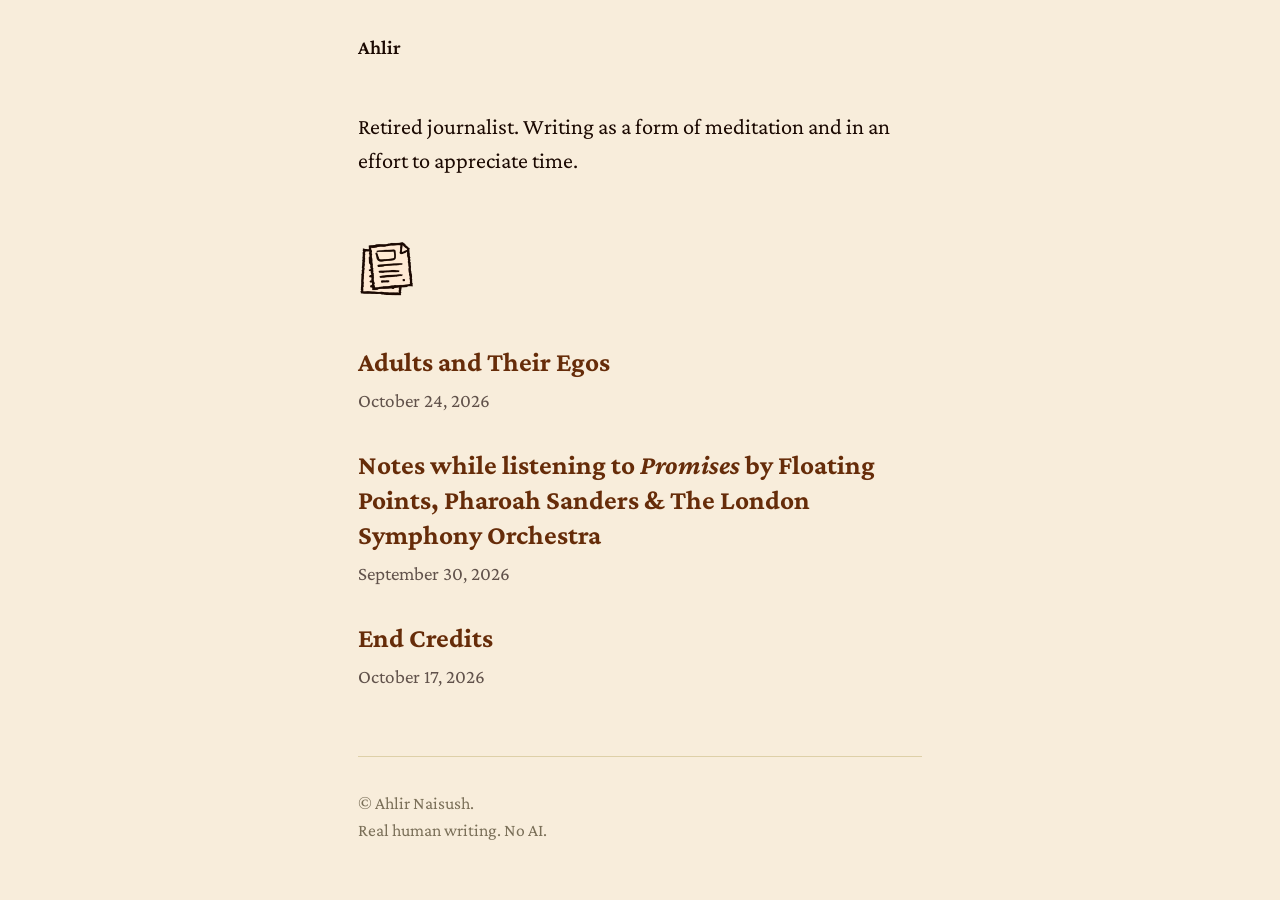
<file: index.html>
<!DOCTYPE html>
<html lang="en">
<head>
<meta charset="UTF-8">
<meta name="viewport" content="width=device-width, initial-scale=1.0">
<meta name="theme-color" content="#F8EDDB">	
<title>Ahlir's Scattered Pages</title>
<meta name="description" content="Retired journalist. Writing as a form of meditation and in an effort to appreciate time.">

<link rel="preconnect" href="https://fonts.googleapis.com">
<link rel="preconnect" href="https://fonts.gstatic.com" crossorigin>
<link href="https://fonts.googleapis.com/css2?family=Crimson+Pro:ital,wght@0,200..900;1,200..900&display=swap" rel="stylesheet">
<link rel="stylesheet" href="blog/style.css">

    <!-- Favicon -->
	<link rel="icon" type="image/png" sizes="32x32" href="assets/favicon-32x32.png">
	<link rel="icon" type="image/png" sizes="16x16" href="assets/favicon-16x16.png">

	<!-- Apple -->
	<link rel="apple-touch-icon" sizes="180x180" href="assets/apple-touch-icon.png">

	<!-- Android -->
	<link rel="icon" type="image/png" sizes="192x192" href="assets/icon-192.png">
	
	<meta name="format-detection" content="telephone=no">
	
</head>
<body>

<header class="site-header">
  <div class="wrap">
    <a href="index.html" class="brand">Ahlir</a>
   <!-- <nav class="site-nav">
      <a href="#" target="_blank" rel="noopener">Shuffle</a>
    </nav> -->
  </div>
</header>

<main class="wrap">

  <section class="intro">
    <p>Retired journalist. Writing as a form of meditation and in an effort to appreciate time.</p>
  </section>

    <!-- Blogggg Posts -->
	<!-- Blogggg Posts -->
	<!-- Blogggg Posts -->
	
	<img src="assets/scattered.png" style="max-width: 56px; height: auto;" alt="Scattered Pages Logo">

	<article class="post-entry">
      <h2><a href="blog/adults-and-their-egos.html">Adults and Their Egos</a></h2>
      <p class="post-meta"><time datetime="2026-10-24">October 24, 2026</time></p>
    </article>

	<article class="post-entry">
      <h2><a href="blog/notes-promises.html">Notes while listening to <i>Promises</i> by Floating Points, Pharoah Sanders & The London Symphony Orchestra</a></h2>
      <p class="post-meta"><time datetime="2026-09-30">September 30, 2026</time></p>
    </article>
	
	 <article class="post-entry">
      <h2><a href="blog/end-credits.html">End Credits</a></h2>
      <p class="post-meta"><time datetime="2026-09-21">October 17, 2026</time></p>
    </article>
	
    <!-- End Blogggg List -->
	<!-- End Blogggg List -->
	

  </section>

</main>

<footer class="site-footer">
  <div class="wrap">
    <p>&copy; Ahlir Naisush.<br>Real human writing. No AI.</p>
  </div>
</footer>

</body>
</html>
</file>
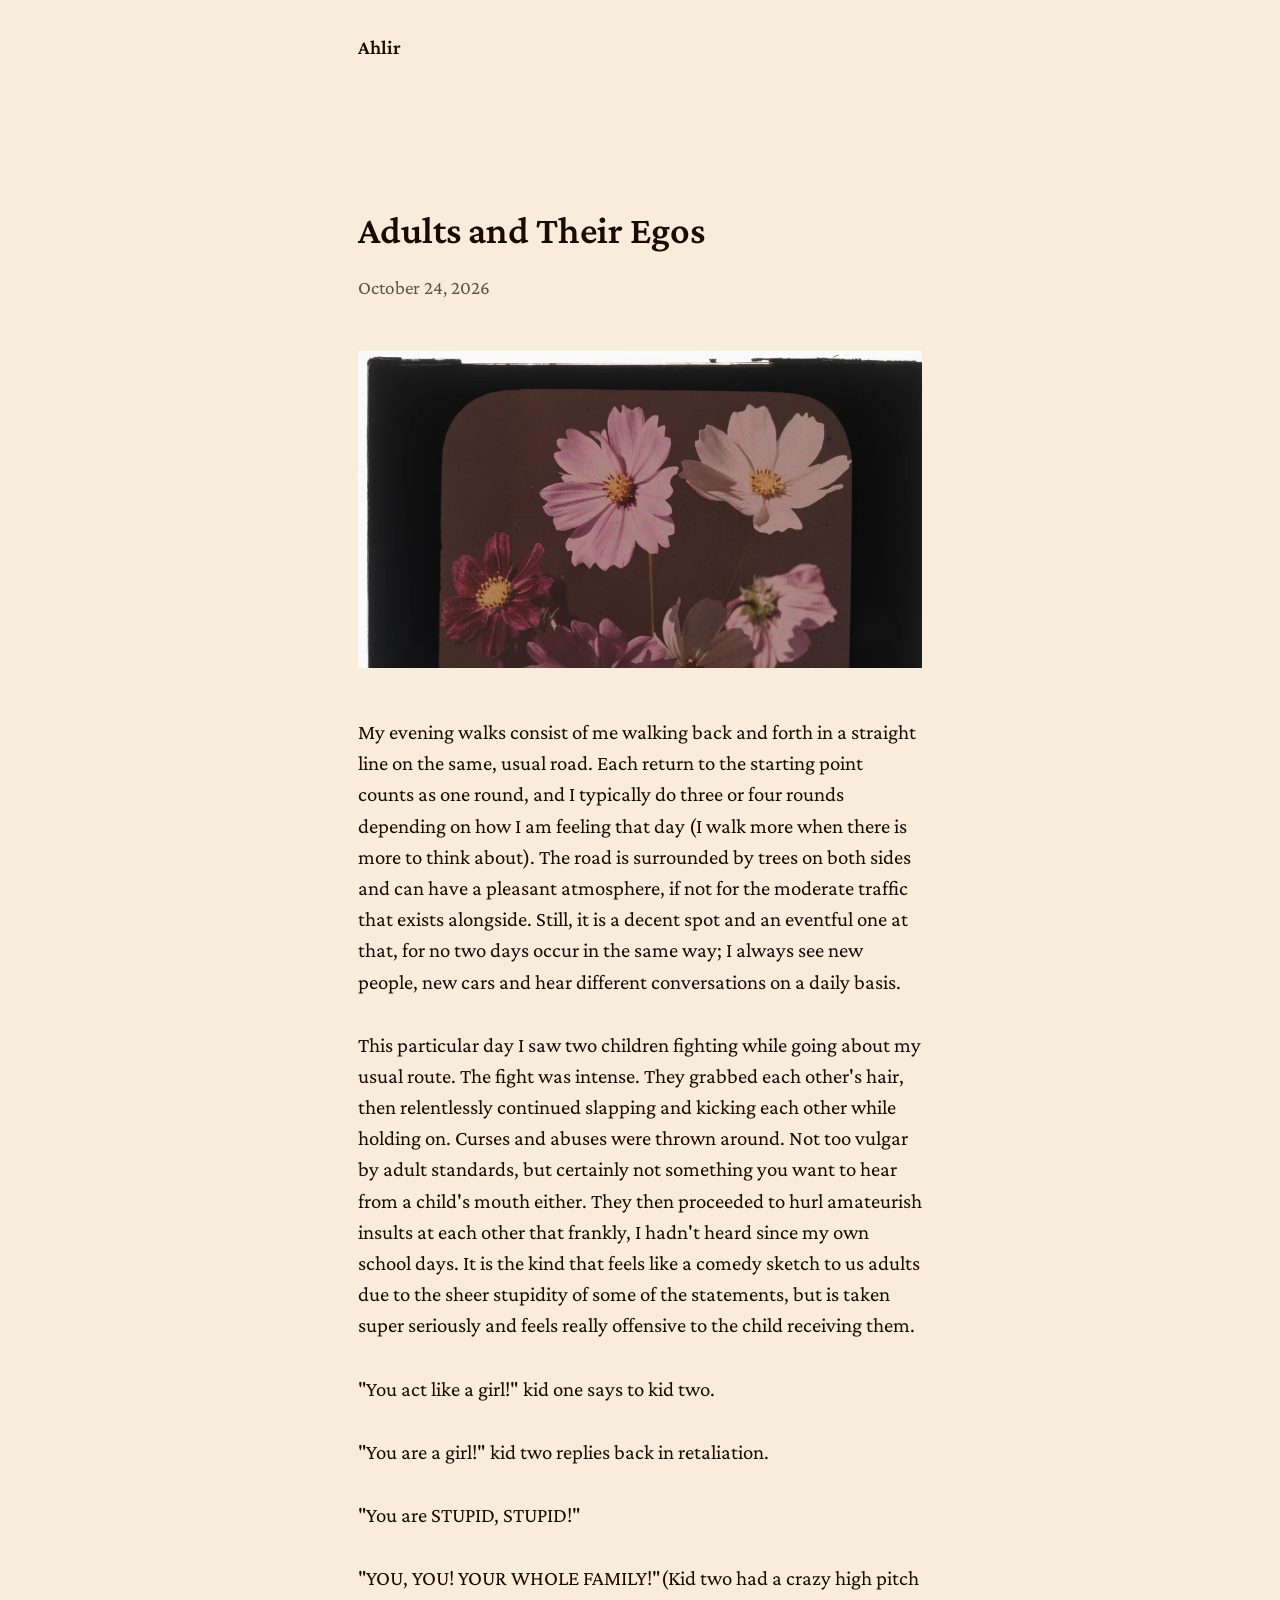
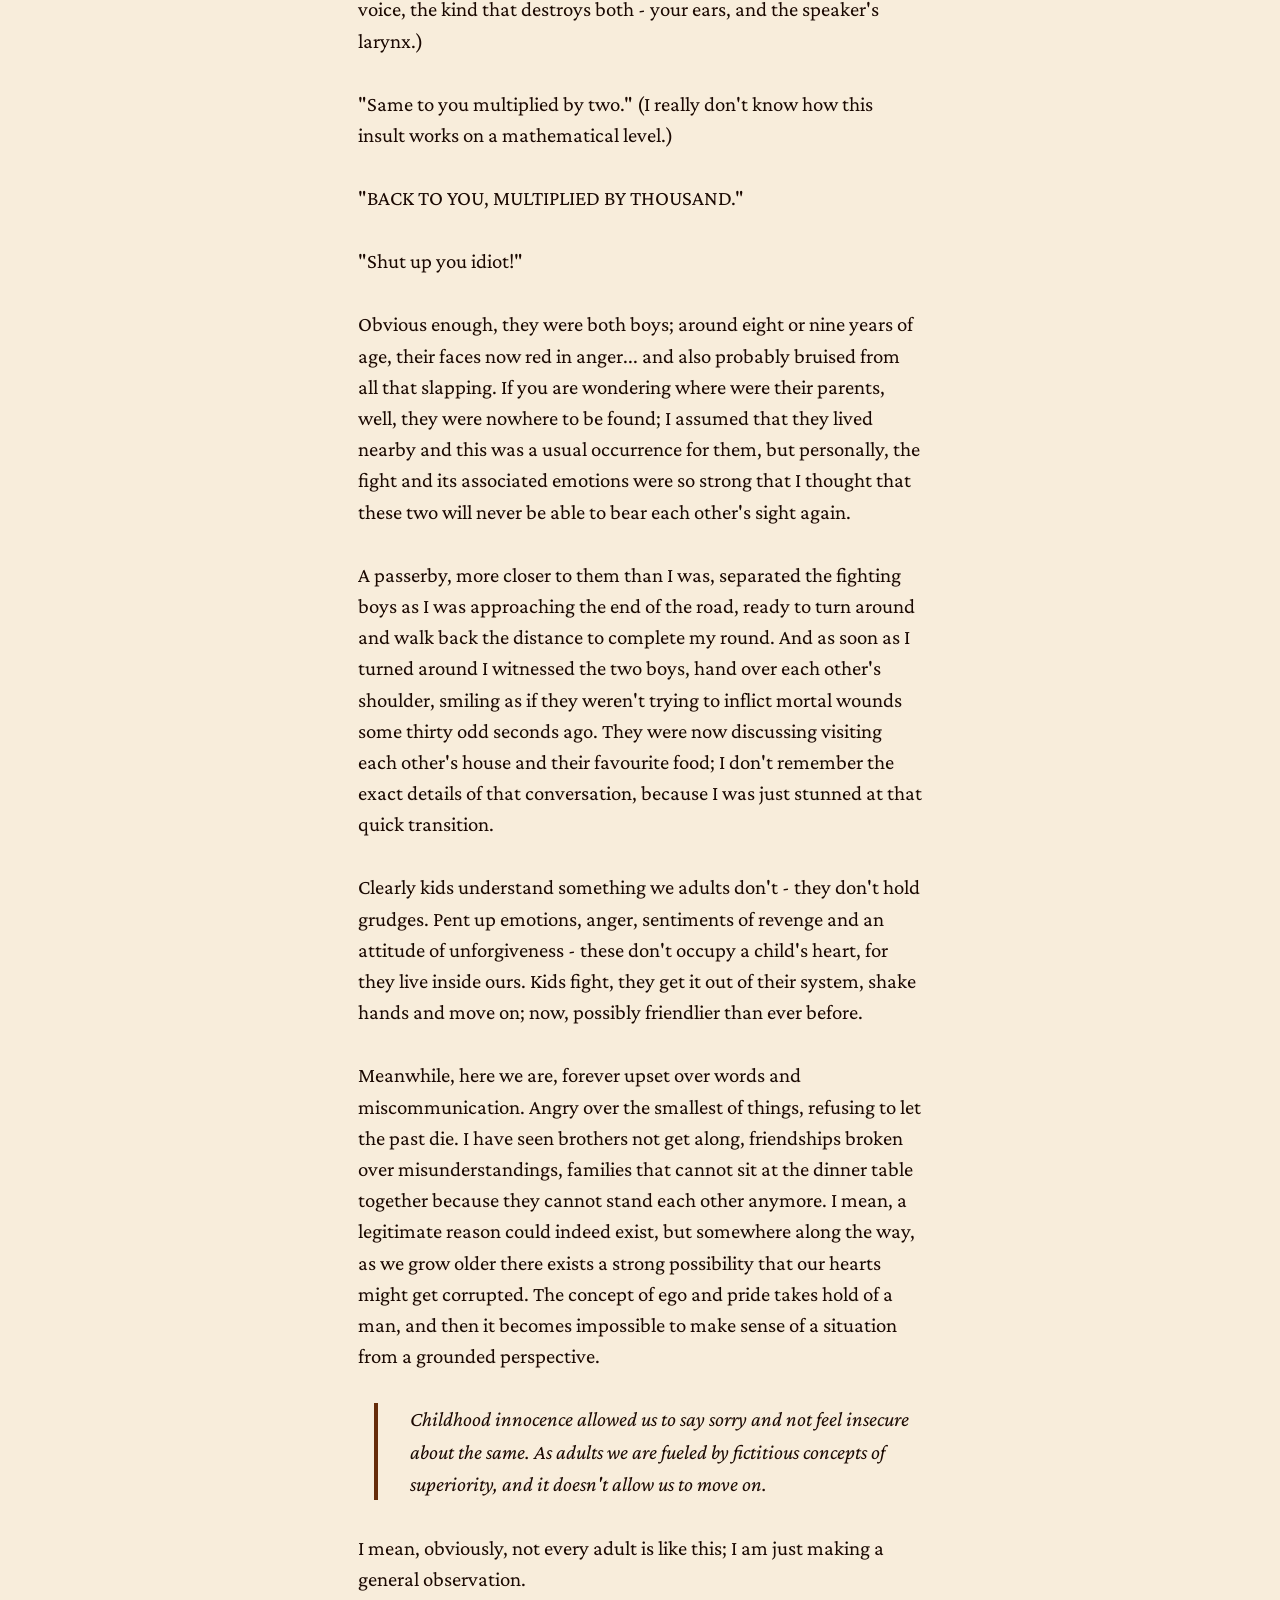
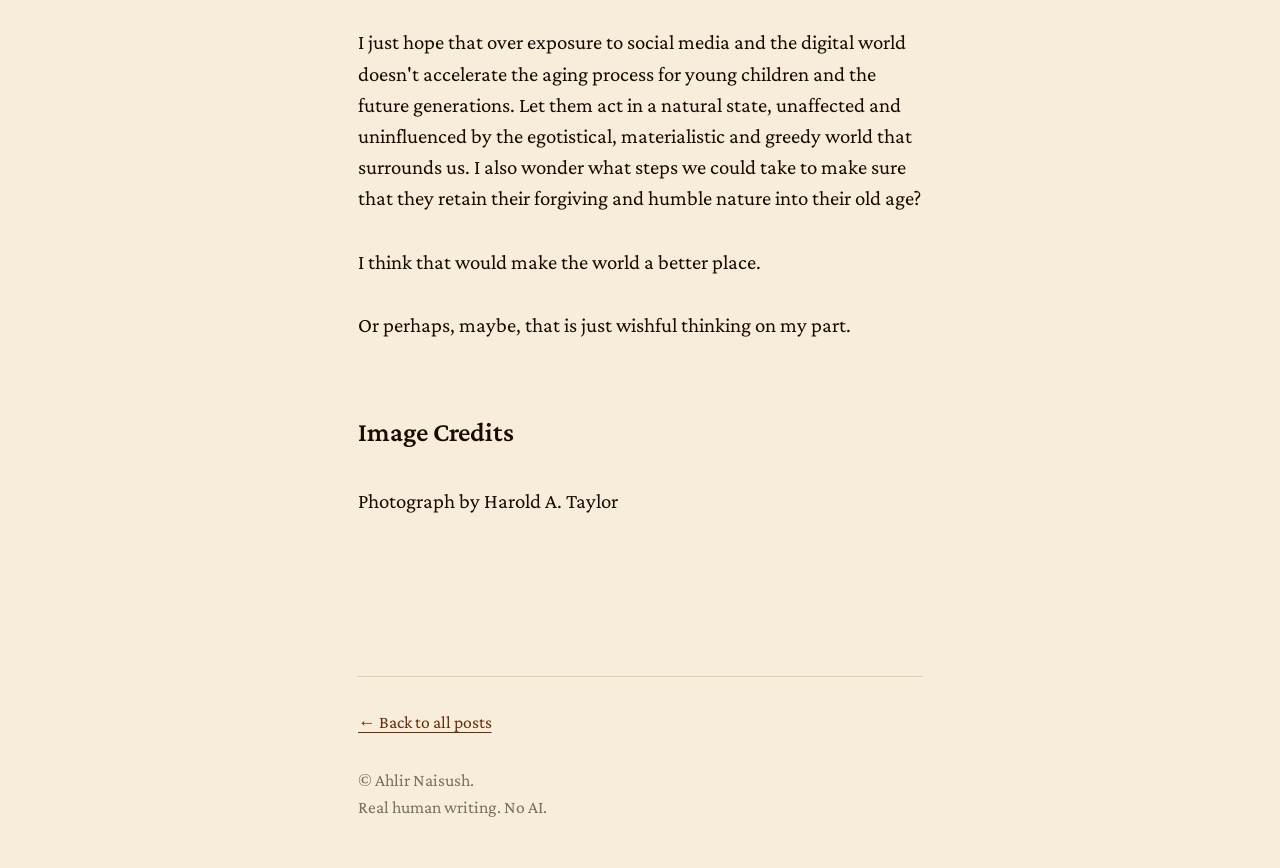
<file: blog/adults-and-their-egos.html>
<!DOCTYPE html>
<html lang="en">
<head>
<meta charset="UTF-8">
<meta name="viewport" content="width=device-width, initial-scale=1.0">
<meta name="theme-color" content="#F8EDDB">	

<title>Adults and Their Egos - Ahlir</title>
<meta name="description" content="I saw two kids fighting and observed something valuable in the aftermath.">

<link rel="preconnect" href="https://fonts.googleapis.com">
<link rel="preconnect" href="https://fonts.gstatic.com" crossorigin>
<link href="https://fonts.googleapis.com/css2?family=Crimson+Pro:ital,wght@0,200..900;1,200..900&display=swap" rel="stylesheet">
<link rel="stylesheet" href="style.css">

    <!-- Favicon -->
	<link rel="icon" type="image/png" sizes="32x32" href="../assets/favicon-32x32.png">
	<link rel="icon" type="image/png" sizes="16x16" href="../assets/favicon-16x16.png">

	<!-- Apple -->
	<link rel="apple-touch-icon" sizes="180x180" href="../assets/apple-touch-icon.png">

	<!-- Android -->
	<link rel="icon" type="image/png" sizes="192x192" href="../assets/icon-192.png">
	
</head>
<body>

<header class="site-header">
  <div class="wrap">
    <a href="../index.html" class="brand">Ahlir</a>
  </div>
</header>

<main class="wrap">
  <article class="post">

    <header class="post-header">
      <h1>Adults and Their Egos</h1>
      <p class="post-meta"><time datetime="2026-10-24">October 24, 2026</time></p>
    </header>
	
	<img src="images/egos.jpg" alt="Photograph by Harold A. Taylor ">

    <p>My evening walks consist of me walking back and forth in a straight line on the same, usual road. Each return to the starting point counts as one round, and I typically do three or four rounds depending on how I am feeling that day (I walk more when there is more to think about). The road is surrounded by trees on both sides and can have a pleasant atmosphere, if not for the moderate traffic that exists alongside. Still, it is a decent spot and an eventful one at that, for no two days occur in the same way; I always see new people, new cars and hear different conversations on a daily basis. </p>
	
    <p>This particular day I saw two children fighting while going about my usual route. The fight was intense. They grabbed each other's hair, then relentlessly continued slapping and kicking each other while holding on. Curses and abuses were thrown around. Not too vulgar by adult standards, but certainly not something you want to hear from a child's mouth either. They then proceeded to hurl amateurish insults at each other that frankly, I hadn't heard since my own school days. It is the kind that feels like a comedy sketch to us adults due to the sheer stupidity of some of the statements, but is taken super seriously and feels really offensive to the child receiving them. </p>
	
	<p>"You act like a girl!" kid one says to kid two.</p>
	
	<p>"You are a girl!" kid two replies back in retaliation.</p>
	
	<p>"You are STUPID, STUPID!"</p>
	
	<p>"YOU, YOU! YOUR WHOLE FAMILY!"(Kid two had a crazy high pitch voice, the kind that destroys both - your ears, and the speaker's larynx.)</p>
	
	<p>"Same to you multiplied by two." (I really don't know how this insult works on a mathematical level.)</p>
	
	<p>"BACK TO YOU, MULTIPLIED BY THOUSAND."</p>
	
	<p>"Shut up you idiot!"</p>
	
	<p>Obvious enough, they were both boys; around eight or nine years of age, their faces now red in anger... and also probably bruised from all that slapping. If you are wondering where were their parents, well, they were nowhere to be found; I assumed that they lived nearby and this was a usual occurrence for them, but personally, the fight and its associated emotions were so strong that I thought that these two will never be able to bear each other's sight again. </p>
	
	<p>A passerby, more closer to them than I was, separated the fighting boys as I was approaching the end of the road, ready to turn around and walk back the distance to complete my round. And as soon as I turned around I witnessed the two boys, hand over each other's shoulder, smiling as if they weren't trying to inflict mortal wounds some thirty odd seconds ago. They were now discussing visiting each other's house and their favourite food; I don't remember the exact details of that conversation, because I was just stunned at that quick transition.</p>
	
	<p>Clearly kids understand something we adults don't - they don't hold grudges. Pent up emotions, anger, sentiments of revenge and an attitude of unforgiveness - these don't occupy a child's heart, for they live inside ours. Kids fight, they get it out of their system, shake hands and move on; now, possibly friendlier than ever before.</p>
	
	<p>Meanwhile, here we are, forever upset over words and miscommunication. Angry over the smallest of things, refusing to let the past die. I have seen brothers not get along, friendships broken over misunderstandings, families that cannot sit at the dinner table together because they cannot stand each other anymore. I mean, a legitimate reason could indeed exist, but somewhere along the way, as we grow older there exists a strong possibility that our hearts might get corrupted. The concept of ego and pride takes hold of a man, and then it becomes impossible to make sense of a situation from a grounded perspective. </p>
	
	<blockquote>
	<p>Childhood innocence allowed us to say sorry and not feel insecure about the same. As adults we are fueled by fictitious concepts of superiority, and it doesn't allow us to move on.</p>
	</blockquote>
	
	<p>I mean, obviously, not every adult is like this; I am just making a general observation.</p>
	
	<p>I just hope that over exposure to social media and the digital world doesn't accelerate the aging process for young children and the future generations. Let them act in a natural state, unaffected and uninfluenced by the egotistical, materialistic and greedy world that surrounds us. I also wonder what steps we could take to make sure that they retain their forgiving and humble nature into their old age?</p>

    <p>I think that would make the world a better place.</p>
	
	<p>Or perhaps, maybe, that is just wishful thinking on my part.</p>	
    
	
	<h2>Image Credits</h2>
	<p>Photograph by Harold A. Taylor</p>
	


  </article>
</main>

<footer class="site-footer">
  <div class="wrap">
  <p class="back-link"><a href="../index.html">&larr; Back to all posts</a></p>
     <p>&copy; Ahlir Naisush.<br>Real human writing. No AI.</p>
  </div>
</footer>

</body>
</html>
</file>
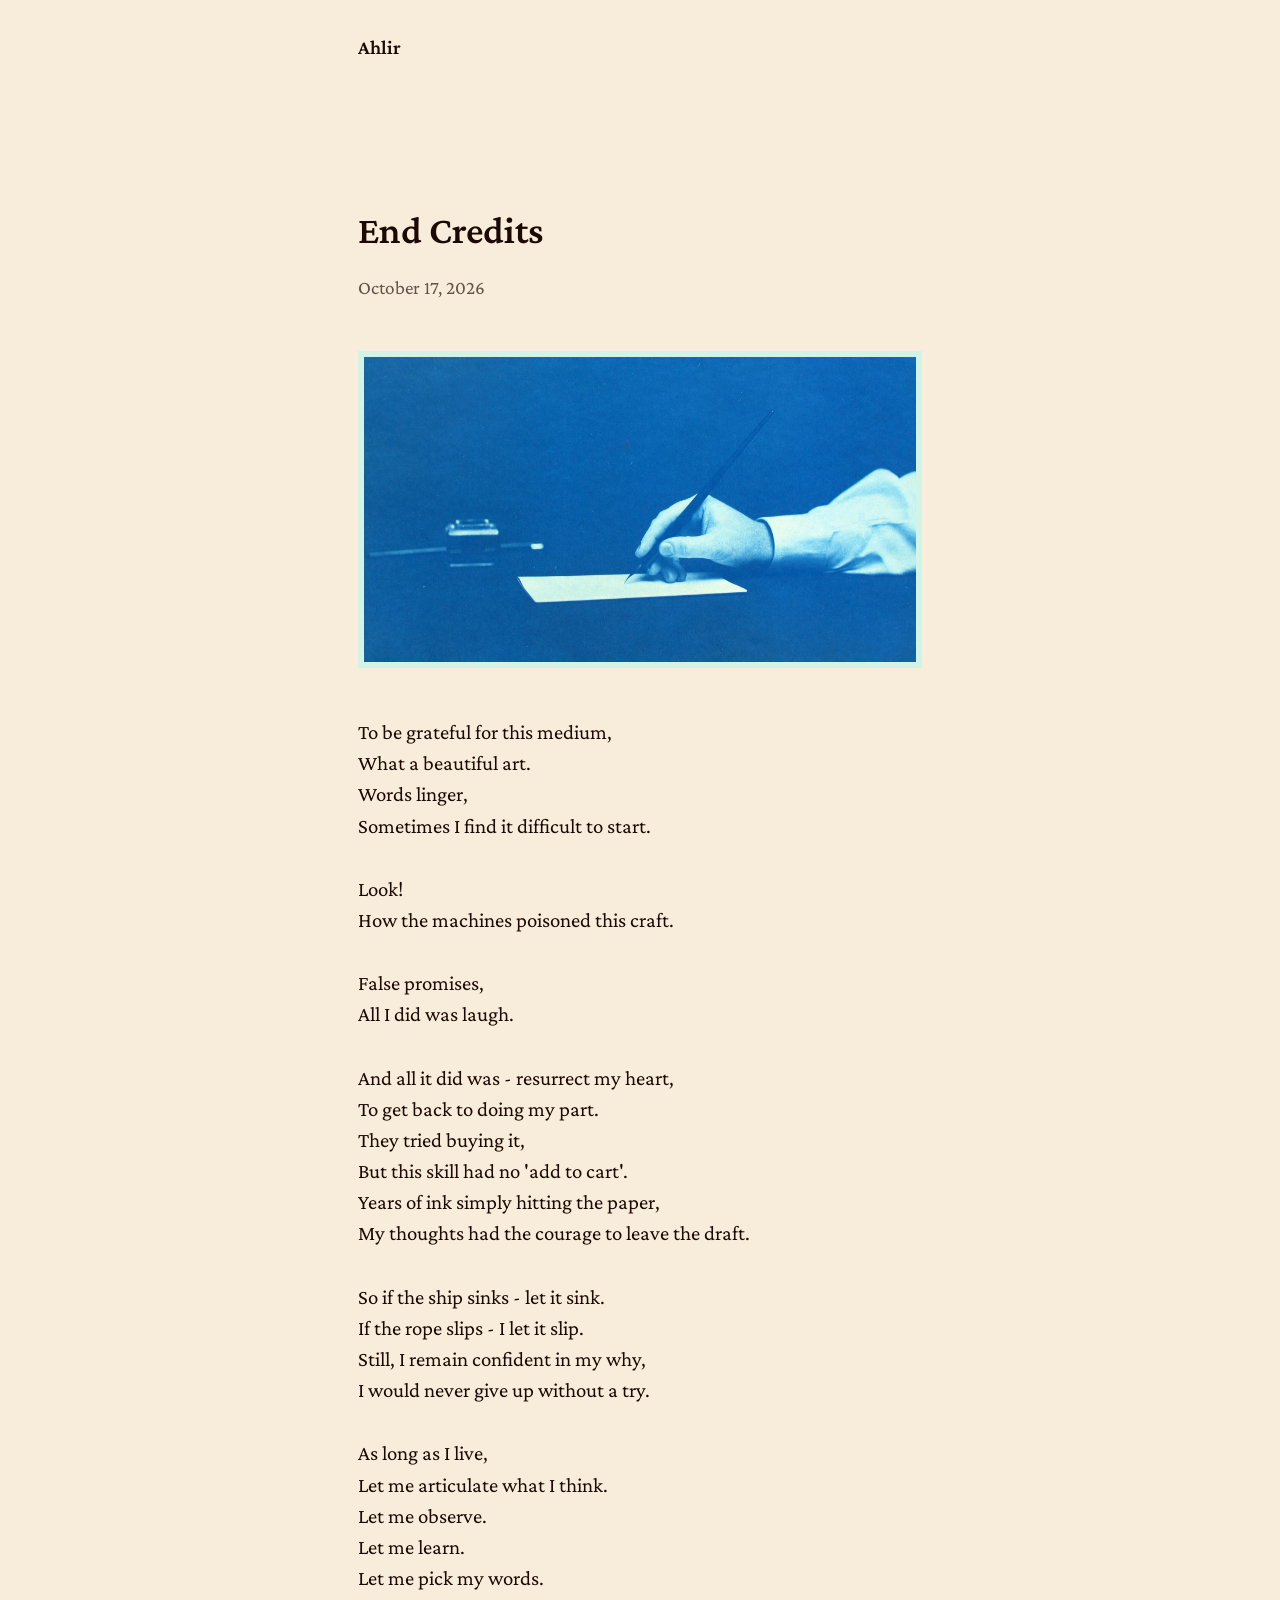
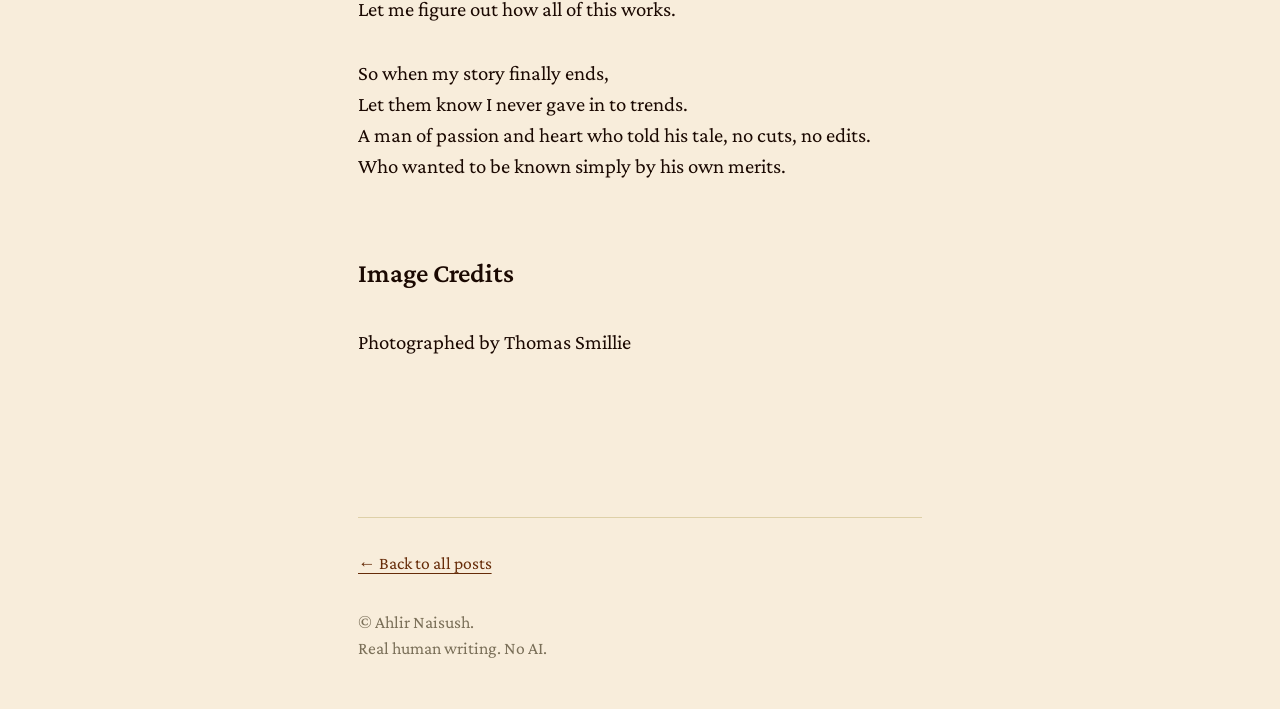
<file: blog/end-credits.html>
<!DOCTYPE html>
<html lang="en">
<head>
<meta charset="UTF-8">
<meta name="viewport" content="width=device-width, initial-scale=1.0">
<meta name="theme-color" content="#F8EDDB">	

<title>End Credits - Ahlir</title>
<meta name="description" content="An Original Poem. Penned - 17 October 2026.">

<link rel="preconnect" href="https://fonts.googleapis.com">
<link rel="preconnect" href="https://fonts.gstatic.com" crossorigin>
<link href="https://fonts.googleapis.com/css2?family=Crimson+Pro:ital,wght@0,200..900;1,200..900&display=swap" rel="stylesheet">
<link rel="stylesheet" href="style.css">

     <!-- Favicon -->
	<link rel="icon" type="image/png" sizes="32x32" href="../assets/favicon-32x32.png">
	<link rel="icon" type="image/png" sizes="16x16" href="../assets/favicon-16x16.png">

	<!-- Apple -->
	<link rel="apple-touch-icon" sizes="180x180" href="../assets/apple-touch-icon.png">

	<!-- Android -->
	<link rel="icon" type="image/png" sizes="192x192" href="../assets/icon-192.png">
	
</head>	
<body>

<header class="site-header">
  <div class="wrap">
    <a href="../index.html" class="brand">Ahlir</a>
     <!-- <nav class="site-nav">
      <a href="#" target="_blank" rel="noopener">Shuffle</a>
    </nav> -->
  </div>
</header>

<main class="wrap">
  <article class="post">

    <header class="post-header">
      <h1>End Credits</i></h1>
      <p class="post-meta"><time datetime="2026-09-21">October 17, 2026</time></p>
    </header>
	
	<img src="images/end-credits.png" alt="Writing. Image photographed by Thomas Smillie" >

    <p>To be grateful for this medium,<br>
	What a beautiful art.<br>
	Words linger,<br>
	Sometimes I find it difficult to start.</p>

	<p>Look!<br>
	How the machines poisoned this craft.</p>

	<p>False promises,<br>
	All I did was laugh.</p>

	<p>And all it did was - resurrect my heart,<br>
	To get back to doing my part.<br>
	They tried buying it,<br>
	But this skill had no 'add to cart'.<br>
	Years of ink simply hitting the paper,<br>
	My thoughts had the courage to leave the draft.</p>

	<p>So if the ship sinks - let it sink.<br>
	If the rope slips - I let it slip.<br>
	Still, I remain confident in my why,<br>
	I would never give up without a try.</p>

	<p>As long as I live,<br>
	Let me articulate what I think.<br>
	Let me observe.<br>
	Let me learn.<br>
	Let	me pick my words.<br>
	Let me figure out how all of this works.</p>

	<p>So when my story finally ends,<br>
	Let them know I never gave in to trends.<br>
	A man of passion and heart who told his tale, no cuts, no edits.<br>
	Who wanted to be known simply by his own merits.</p>
	
   
	
	<h2>Image Credits</h2>
	<p>Photographed by Thomas Smillie</p>

  </article>
</main>

<footer class="site-footer">
  <div class="wrap">
  <p class="back-link"><a href="../index.html">&larr; Back to all posts</a></p>
    <p>&copy; Ahlir Naisush.<br>Real human writing. No AI.</p>
  </div>
</footer>

</body>
</html>
</file>
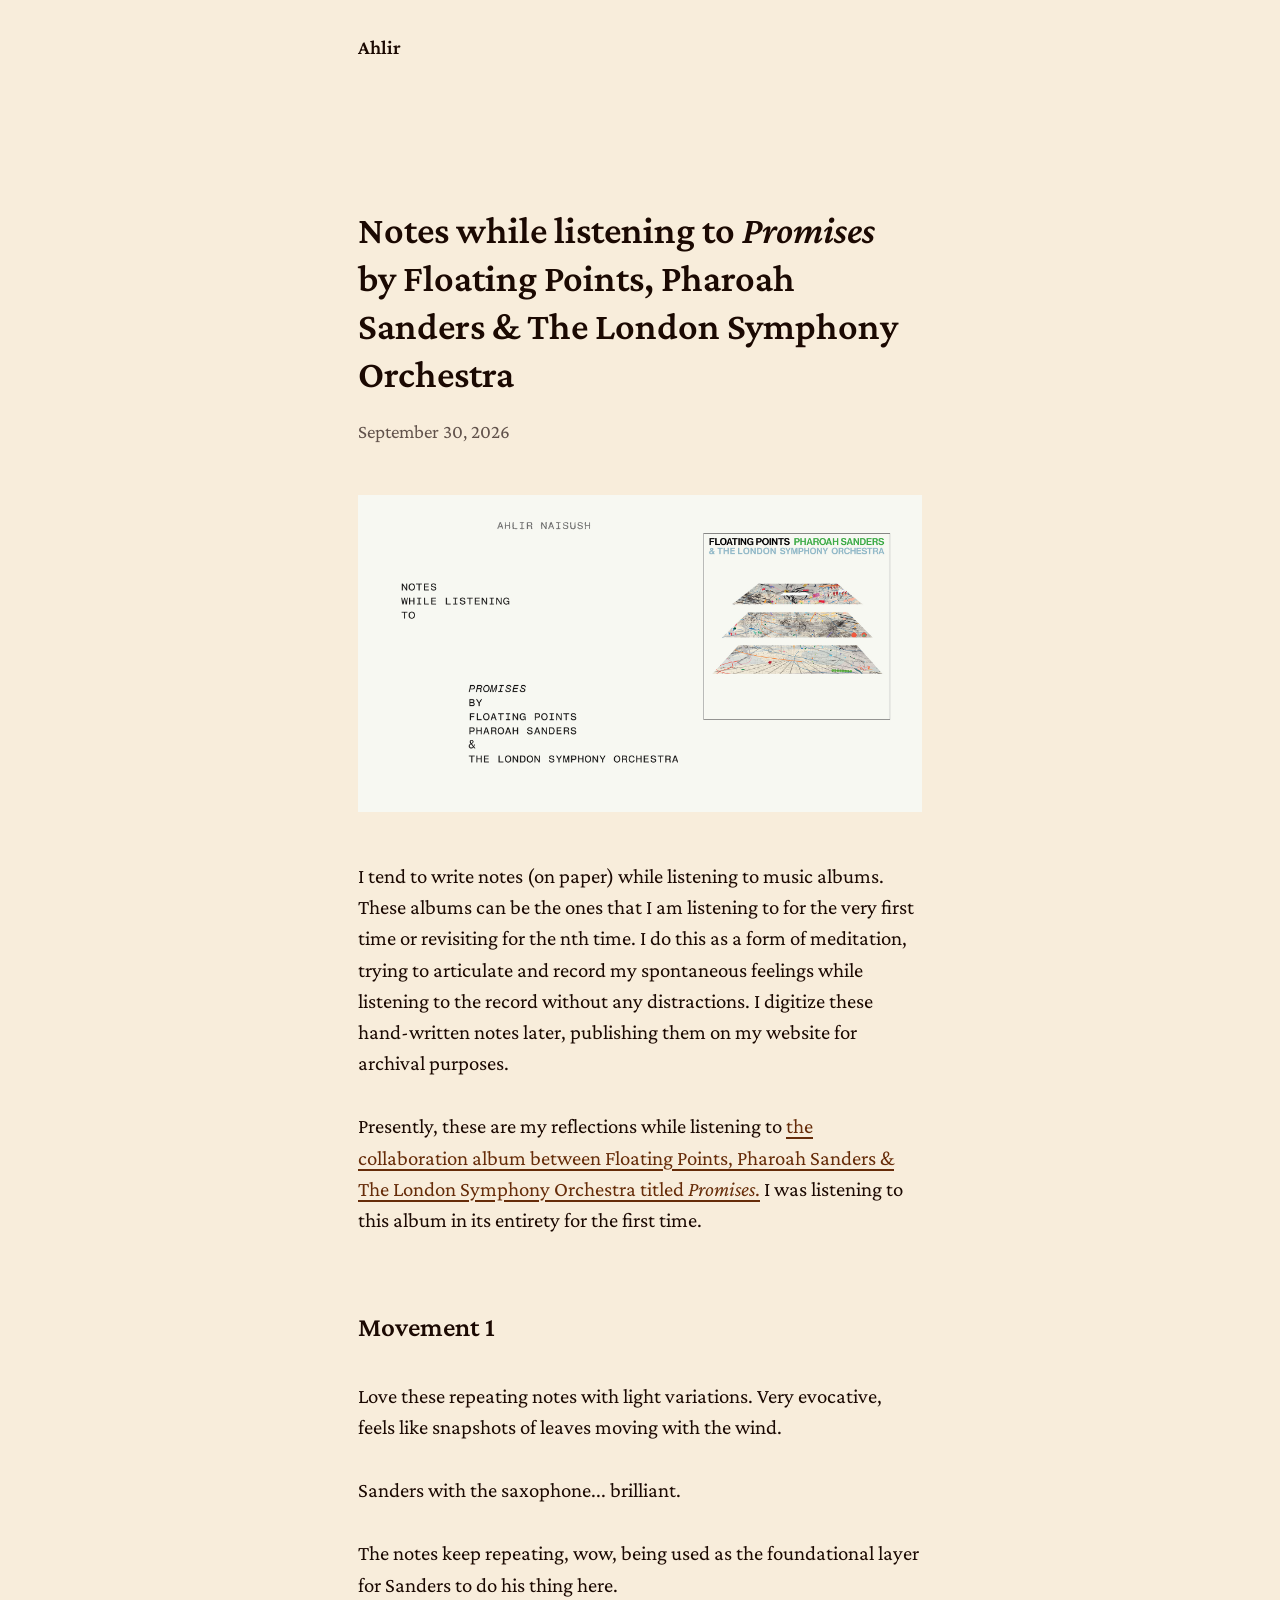
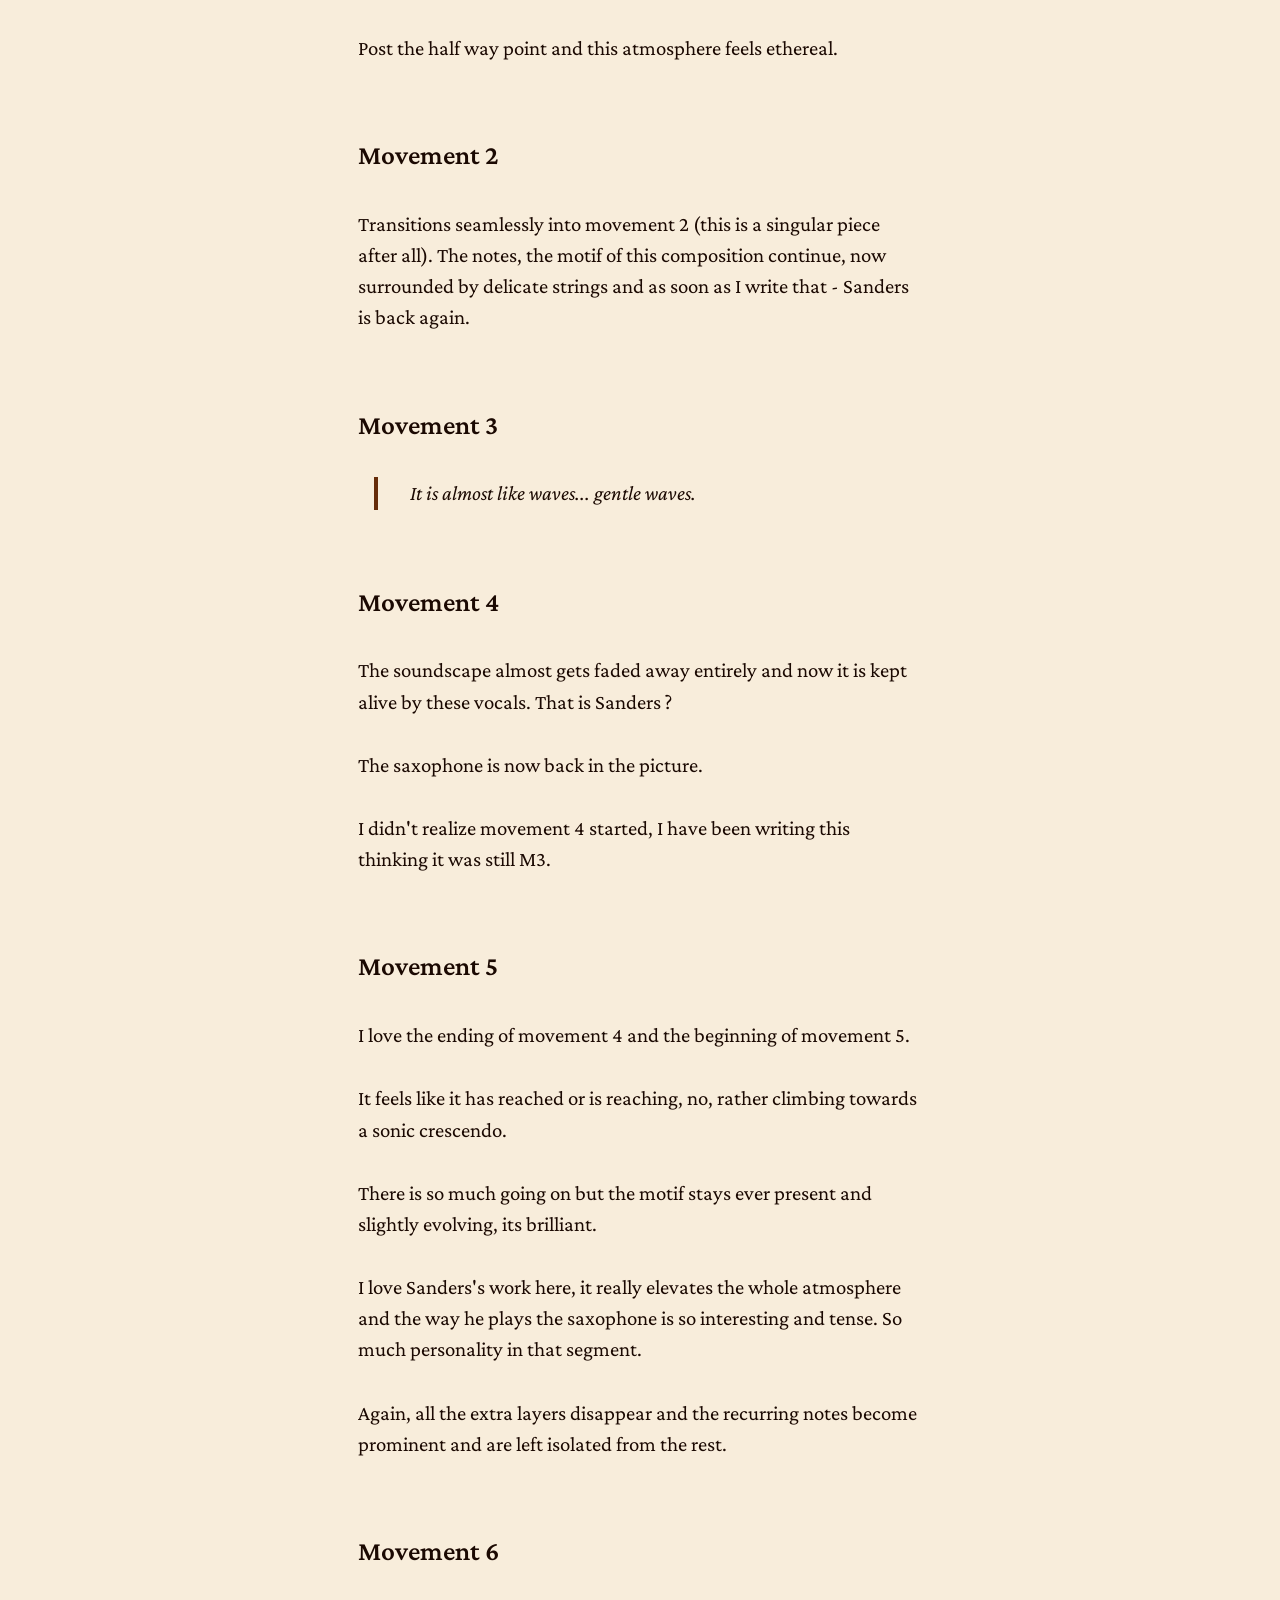
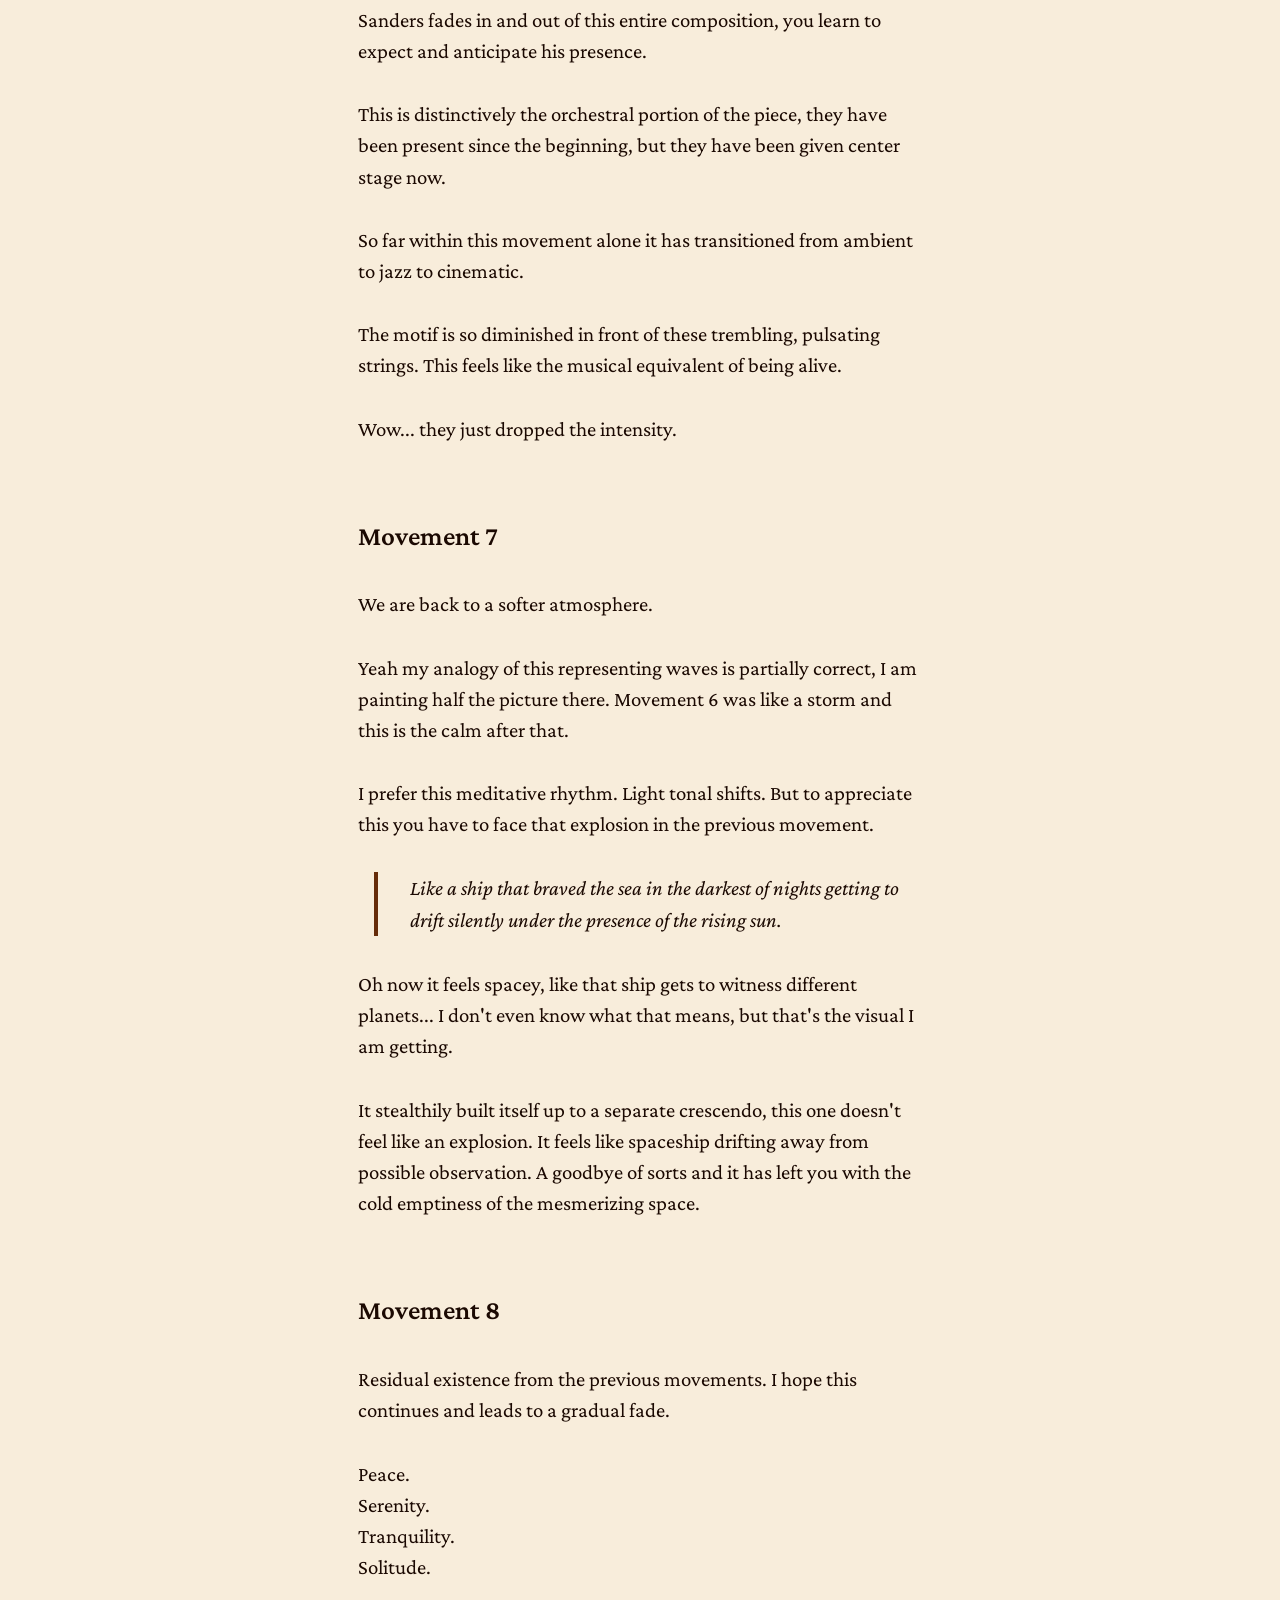
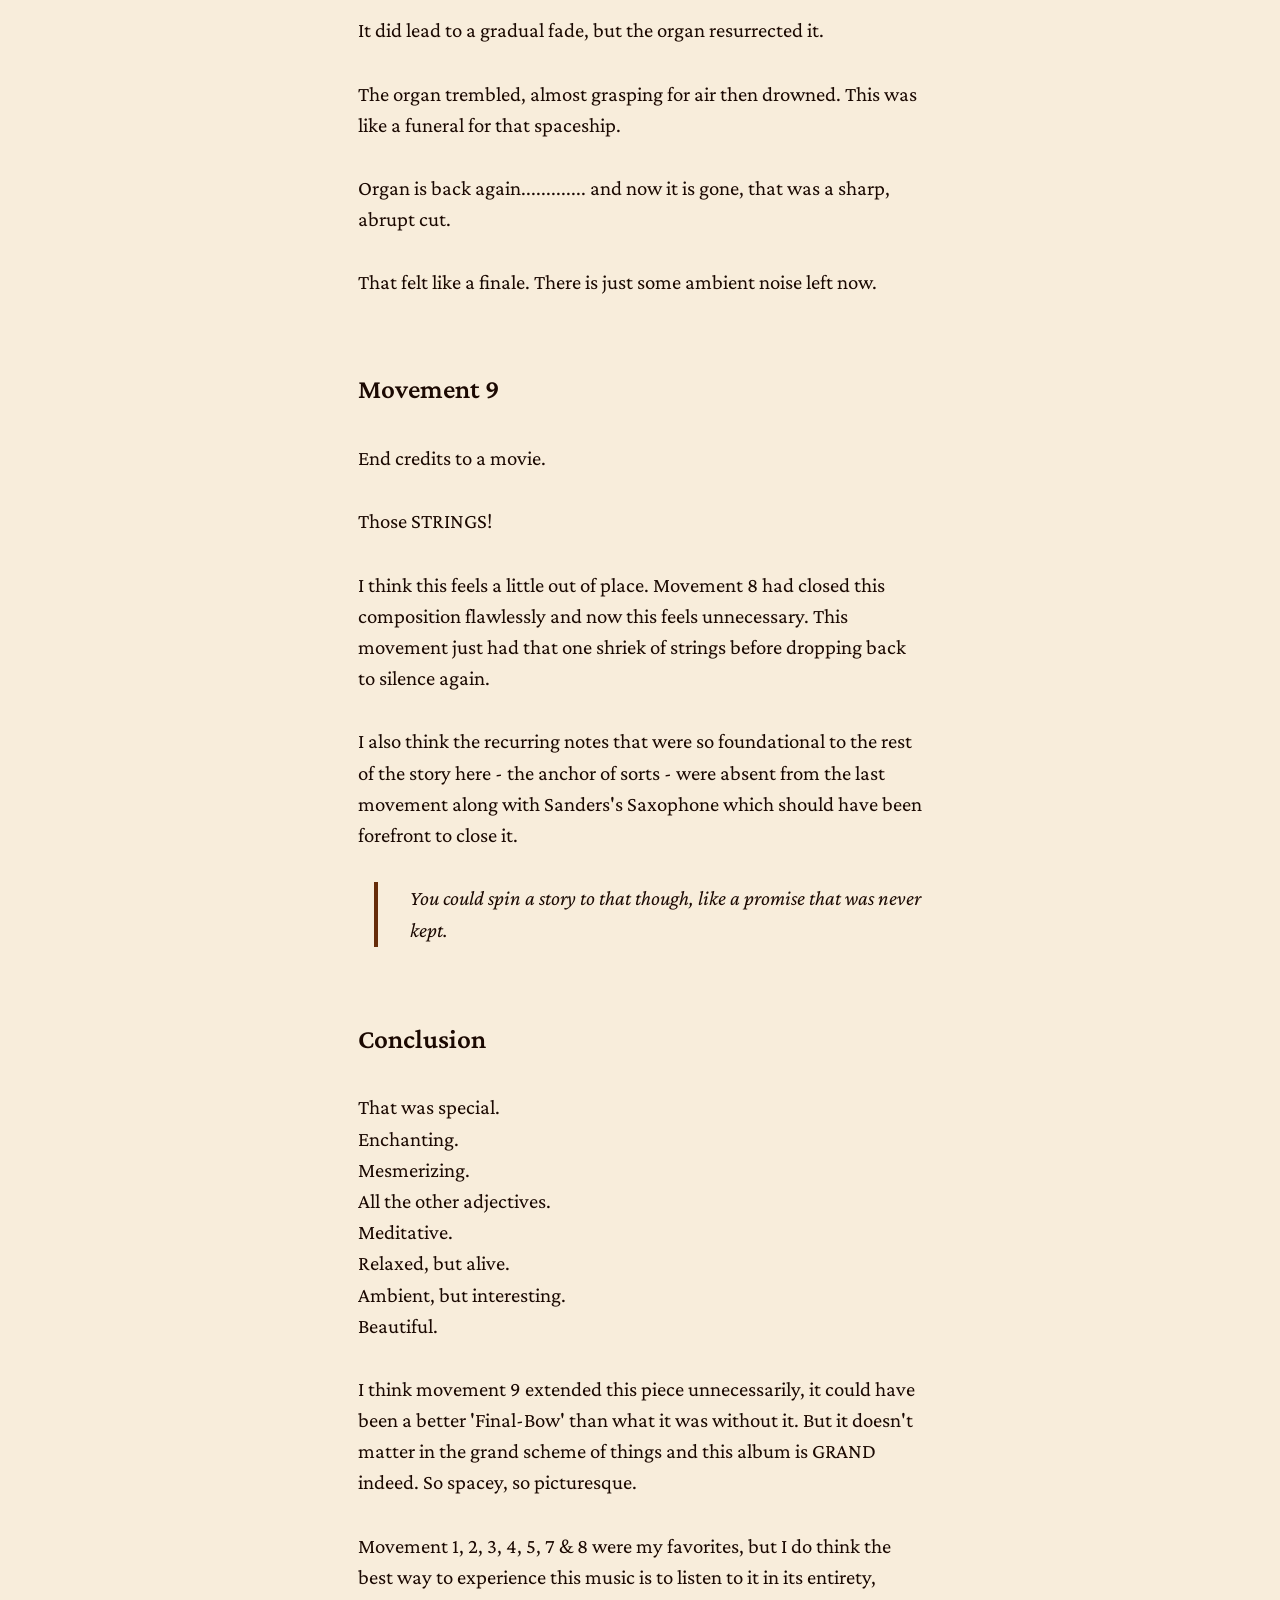
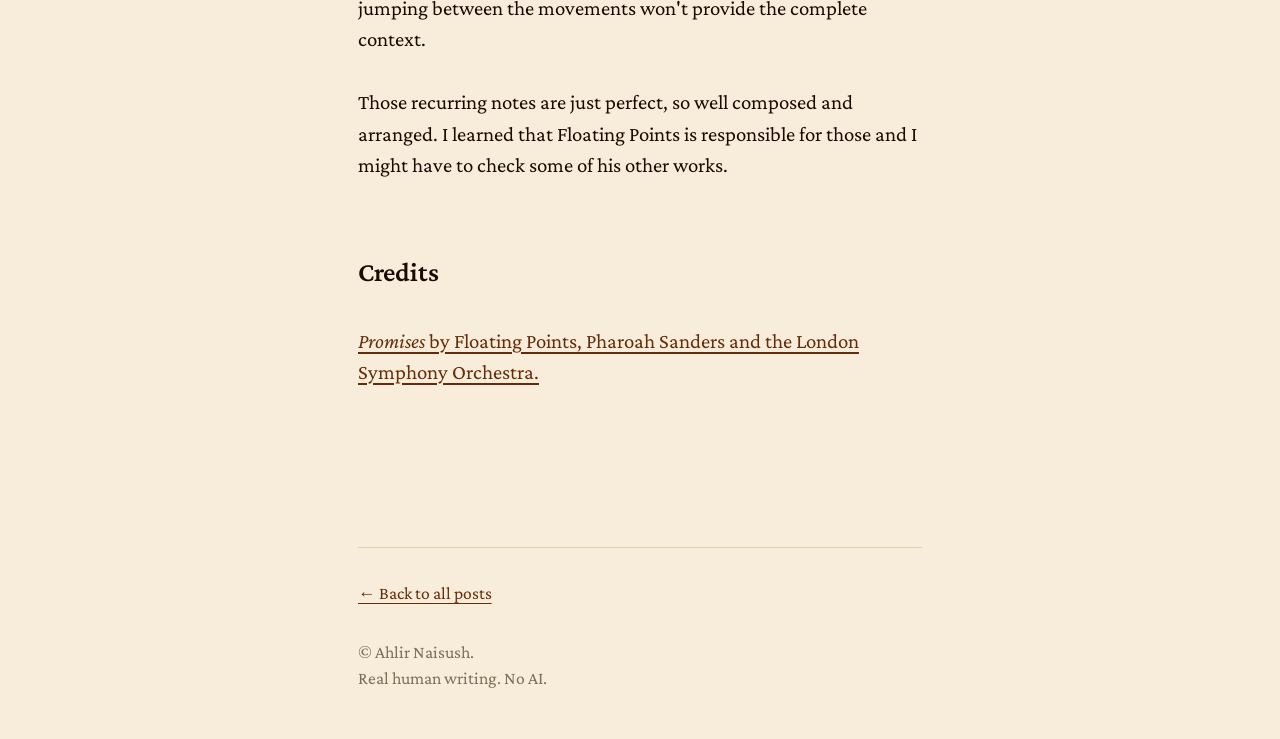
<file: blog/notes-promises.html>
<!DOCTYPE html>
<html lang="en">
<head>
<meta charset="UTF-8">
<meta name="viewport" content="width=device-width, initial-scale=1.0">
<meta name="theme-color" content="#F8EDDB">	

<title>Notes while listening to Promises - Ahlir</title>
<meta name="description" content="Notes while listening to the collaboration album between Floating Points, Pharoah Sanders and The London Symphony Orchestra titled Promises.">

<link rel="preconnect" href="https://fonts.googleapis.com">
<link rel="preconnect" href="https://fonts.gstatic.com" crossorigin>
<link href="https://fonts.googleapis.com/css2?family=Crimson+Pro:ital,wght@0,200..900;1,200..900&display=swap" rel="stylesheet">
<link rel="stylesheet" href="style.css">

    <!-- Favicon -->
	<link rel="icon" type="image/png" sizes="32x32" href="../assets/favicon-32x32.png">
	<link rel="icon" type="image/png" sizes="16x16" href="../assets/favicon-16x16.png">

	<!-- Apple -->
	<link rel="apple-touch-icon" sizes="180x180" href="../assets/apple-touch-icon.png">

	<!-- Android -->
	<link rel="icon" type="image/png" sizes="192x192" href="../assets/icon-192.png">
	
</head>
<body>

<header class="site-header">
  <div class="wrap">
    <a href="../index.html" class="brand">Ahlir</a>
    <!-- <nav class="site-nav">
      <a href="#" target="_blank" rel="noopener">Shuffle</a>
    </nav> -->
  </div>
</header>

<main class="wrap">
  <article class="post">

    <header class="post-header">
      <h1>Notes while listening to <i>Promises</i> by Floating Points, Pharoah Sanders & The London Symphony Orchestra</h1>
      <p class="post-meta"><time datetime="2026-09-30">September 30, 2026</time></p>
    </header>
	
	<img src="images/notes-promises.png" alt="Notes while listening to promises">

    <p>I tend to write notes (on paper) while listening to music albums. These albums can be the ones that I am listening to for the very first time or revisiting for the nth time. I do this as a form of meditation, trying to articulate and record my spontaneous feelings while listening to the record without any distractions. I digitize these hand-written notes later, publishing them on my website for archival purposes.</p>
	
	
    <p>Presently, these are my reflections while listening to <a href="https://floatingpoints.bandcamp.com/album/promises" target="_blank" rel="noopener">the collaboration album between Floating Points, Pharoah Sanders & The London Symphony Orchestra titled <i>Promises</i>.</a> I was listening to this album in its entirety for the first time.</p>

    <h2>Movement 1</h2>
    <p>Love these repeating notes with light variations. Very evocative, feels like snapshots of leaves moving with the wind.</p>
	<p>Sanders with the saxophone... brilliant.</p>
	<p>The notes keep repeating, wow, being used as the foundational layer for Sanders to do his thing here.</p>
	<p>Post the half way point and this atmosphere feels ethereal.</p>
    
	<h2>Movement 2</h2>
	<p>Transitions seamlessly into movement 2 (this is a singular piece after all). The notes, the motif of this composition continue, now surrounded by delicate strings and as soon as I write that - Sanders is back again.</p>
	
	<h2>Movement 3</h2>
	<blockquote>
	<p>It is almost like waves... gentle waves.</p>
	</blockquote>
	
    <h2>Movement 4</h2>
	<p>The soundscape almost gets faded away entirely and now it is kept alive by these vocals. That is Sanders ?</p>
	<p>The saxophone is now back in the picture.</p>
	<p>I didn't realize movement 4 started, I have been writing this thinking it was still M3.</p>
	
	<h2>Movement 5</h2>
	<p>I love the ending of movement 4 and the beginning of movement 5.</p>
	<p>It feels like it has reached or is reaching, no, rather climbing towards a sonic crescendo.</p>
	<p>There is so much going on but the motif stays ever present and slightly evolving, its brilliant.</p>
	<p>I love Sanders's work here, it really elevates the whole atmosphere and the way he plays the saxophone is so interesting and tense. So much personality in that segment.</p>
	<p>Again, all the extra layers disappear and the recurring notes become prominent and are left isolated from the rest.</p>
	
	<h2>Movement 6</h2>
	<p>Sanders fades in and out of this entire composition, you learn to expect and anticipate his presence.</p>
	<p>This is distinctively the orchestral portion of the piece, they have been present since the beginning, but they have been given center stage now. </p>
	<p>So far within this movement alone it has transitioned from ambient to jazz to cinematic. </p>
	<p>The motif is so diminished in front of these trembling, pulsating strings. This feels like the musical equivalent of being alive. </p>
	<p>Wow... they just dropped the intensity.</p>
	
	<h2>Movement 7</h2>
	<p>We are back to a softer atmosphere.</p>
	<p>Yeah my analogy of this representing waves is partially correct, I am painting half the picture there. Movement 6 was like a storm and this is the calm after that.</p>
	<p>I prefer this meditative rhythm. Light tonal shifts. But to appreciate this you have to face that explosion in the previous movement.</p>
	<blockquote>
	<p>Like a ship that braved the sea in the darkest of nights getting to drift silently under the presence of the rising sun.</p>
	</blockquote>
	<p>Oh now it feels spacey, like that ship gets to witness different planets... I don't even know what that means, but that's the visual I am getting.</p>
	<p>It stealthily built itself up to a separate crescendo, this one doesn't feel like an explosion. It feels like spaceship drifting away from possible observation. A goodbye of sorts and it has left you with the cold emptiness of the mesmerizing space.</p>
	
	<h2>Movement 8</h2>
	<p>Residual existence from the previous movements. I hope this continues and leads to a gradual fade.</p>
	<p>Peace.<br>
	Serenity.<br>
	Tranquility.<br>
	Solitude.<br></p>
	<p>It did lead to a gradual fade, but the organ resurrected it.</p>
	<p>The organ trembled, almost grasping for air then drowned. This was like a funeral for that spaceship.</p>
	<p>Organ is back again............. and now it is gone, that was a sharp, abrupt cut.</p>
	<p>That felt like a finale. There is just some ambient noise left now.</p>
	
	<h2>Movement 9</h2>
	<p>End credits to a movie.</p>
	<p>Those STRINGS!</p>
	<p>I think this feels a little out of place. Movement 8 had closed this composition flawlessly and now this feels unnecessary. This movement just had that one shriek of strings before dropping back to silence again.</p>
	<p>I also think the recurring notes that were so foundational to the rest of the story here - the anchor of sorts - were absent from the last movement along with Sanders's Saxophone which should have been forefront to close it. </p>
	<blockquote>
	<p>You could spin a story to that though, like a promise that was never kept.</p>
	</blockquote>
	
	<h2>Conclusion</h2>
	<p>That was special.<br>
	Enchanting.<br>
	Mesmerizing.<br>
	All the other adjectives.<br>
	Meditative.<br>
	Relaxed, but alive.<br>
	Ambient, but interesting.<br>
	Beautiful.<br>
	</p>
	<p>I think movement 9 extended this piece unnecessarily, it could have been a better 'Final-Bow' than what it was without it. But it doesn't matter in the grand scheme of things and this album is GRAND indeed. So spacey, so picturesque.</p>
	<p>Movement 1, 2, 3, 4, 5, 7 & 8 were my favorites, but I do think the best way to experience this music is to listen to it in its entirety, jumping between the movements won't provide the complete context.</p>
	<p>Those recurring notes are just perfect, so well composed and arranged. I learned that Floating Points is responsible for those and I might have to check some of his other works.</p>
	
	<h2>Credits</h2>
	<p><a href="https://floatingpoints.bandcamp.com/album/promises" target="_blank" rel="noopener"><i>Promises</i> by Floating Points, Pharoah Sanders and the London Symphony Orchestra.</a></p>
	


  </article>
</main>

<footer class="site-footer">
  <div class="wrap">
  <p class="back-link"><a href="../index.html">&larr; Back to all posts</a></p>
     <p>&copy; Ahlir Naisush.<br>Real human writing. No AI.</p>
  </div>
</footer>

</body>
</html>
</file>
<file: blog/style.css>
/* ///////////////
   Colors Design Guide :
   I could probably use the initialization method through var, but I'll get confused.
   So just refer to these few colors and keep them updated.
   Very simple, very straightforward, Very limited color palette. 
   
   BG - #F8EDDB
   Text - #1B0902
   Dates / Muted Text - #7A6F58
   Accent / links  - #662C09
   Accent hover - #8C5C3E
   Borders - #DED0A8
    */

/* ROOT */ /* ROOT */
/* ROOT */ /* ROOT */
/* ROOT */ /* ROOT */ 

* { box-sizing: border-box; }

body {
  margin: 0 2rem 3rem;
  background: #F8EDDB;
  color: #1B0902;
  font-family: 'Crimson Pro', 'Times New Roman', Georgia, serif;
  font-size: 1.3rem;
  line-height: 1.5;
  font-weight: 400;
}

img { max-width: 100%; 
margin: 0 0 3rem;
display: block; }

a {
  color: #662C09;
  text-underline-offset: 4px;
}
a:hover { color: #8C5C3E; }
a:focus-visible {
  outline: 2px solid #662C09;
  outline-offset: 3px;
}

.wrap {
  max-width: 564px;
  margin: 1rem auto;
}

/* HEADER */
/* HEADER */
/* HEADER */

.site-header .wrap {
  display: flex;
  align-items: baseline;
  justify-content: space-between;
  flex-wrap: wrap;
  gap: 1.25rem;
  margin-top: 2rem;
  margin-bottom: 2rem;
}
.brand {
  font-weight: 600;
  font-size: 1.25rem;
  color: #1B0902;
  text-decoration: none;
}
.brand:hover { color: #8C5C3E; }

.site-nav { display: flex; gap: 2rem; font-size: 1.25rem; }
.site-nav a { text-decoration: none; color: #1B0902; }
.site-nav a:hover { color: #8C5C3E; }

/* INDEX */
/* INDEX */
/* INDEX */

main { padding: 1rem 0 1rem; }

.intro p {
  font-size: 1.4rem;
  margin: 0 0 4rem;
}

.post-entry {
  margin: 2rem 0;
}
.post-entry h2 {
  margin: 0;
  font-size: 1.7rem;
  font-weight: 700;
  line-height: 1.3;
}
.post-entry h2 a {
  text-decoration: none;
  color: #662C09;
}
.post-entry h2 a:hover { color: #8C5C3E; }

.post-meta {
  margin: 0.4rem 0 0;
  font-size: 1.2rem;
  color: #61524B;
}

/* BLOG CONTENT */
/* BLOG CONTENT */
/* BLOG CONTENT */

.post-header { 
margin: 6rem 0 3rem; 
}
.post-header h1 {
  font-size: 2.4rem;
  font-weight: 600;
  line-height: 1.25;
  margin: 0 0 1.25rem;
  max-width: 24ch;
}

.post h2 {
  font-size: 1.7rem;
  font-weight: 600;
  margin: 4.5rem 0 2rem;
}
.post p { 
margin: 0 0 2rem; 
}

.post blockquote {
  margin: 0 0 2rem 1rem;
  padding-left: 2rem;
  border-left: 4px solid #662C09;
  font-style: italic;
  line-height: 1.55;
}
.post blockquote p { margin: 0; }

.back-link { margin: 1rem 0 2rem; }

.post {
	margin: 0 0 8rem; 
}

/* FOOTER */
/* FOOTER */
/* FOOTER */

.site-footer .wrap {
  border-top: 1px solid #DED0A8;
  padding-top: 1rem;
  font-size: 1.1rem;
  color: #7A6F58;
}
.site-footer a { color: #662C09; }
.site-footer a:hover { color: #8C5C3E; }

/* Responsive goes here */
/* Responsive goes here */
/* Responsive goes here */
/* Responsive goes here */
	   
@media (max-width: 360px) {
  body { font-size: 1.25rem; }
  .post-header h1 { font-size: 2rem; }
  .site-header .wrap { flex-direction: column; align-items: flex-start; }
}
</file>
